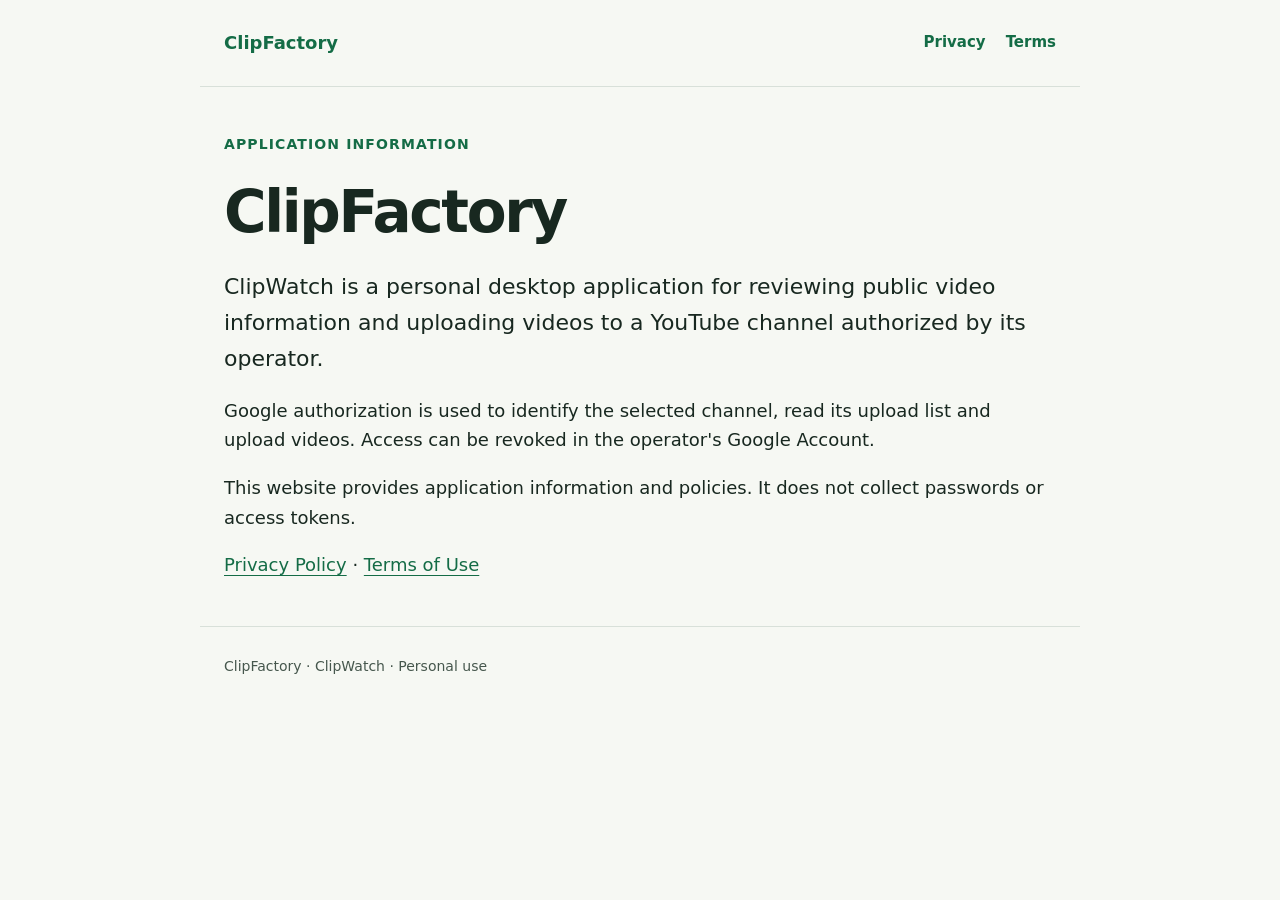
<file: index.html>
<!doctype html><html lang="en"><head><meta charset="utf-8"><meta name="viewport" content="width=device-width,initial-scale=1"><meta name="google-site-verification" content="KOFjyTdrBePNqZR38uAtdG04iriV7iPdP7n_UdOzxOs" /><meta name="description" content="Application information and privacy."><title>ClipFactory — ClipWatch</title><link rel="stylesheet" href="style.css"></head><body><header><a href="index.html">ClipFactory</a><nav aria-label="Main"><a href="privacidade.html">Privacy</a><a href="termos.html">Terms</a></nav></header><main><p class="eyebrow">Application information</p><h1>ClipFactory</h1><p class="intro">ClipWatch is a personal desktop application for reviewing public video information and uploading videos to a YouTube channel authorized by its operator.</p><p>Google authorization is used to identify the selected channel, read its upload list and upload videos. Access can be revoked in the operator's Google Account.</p><p>This website provides application information and policies. It does not collect passwords or access tokens.</p><p><a href="privacidade.html">Privacy Policy</a> · <a href="termos.html">Terms of Use</a></p></main><footer>ClipFactory · ClipWatch · Personal use</footer></body></html>
</file>
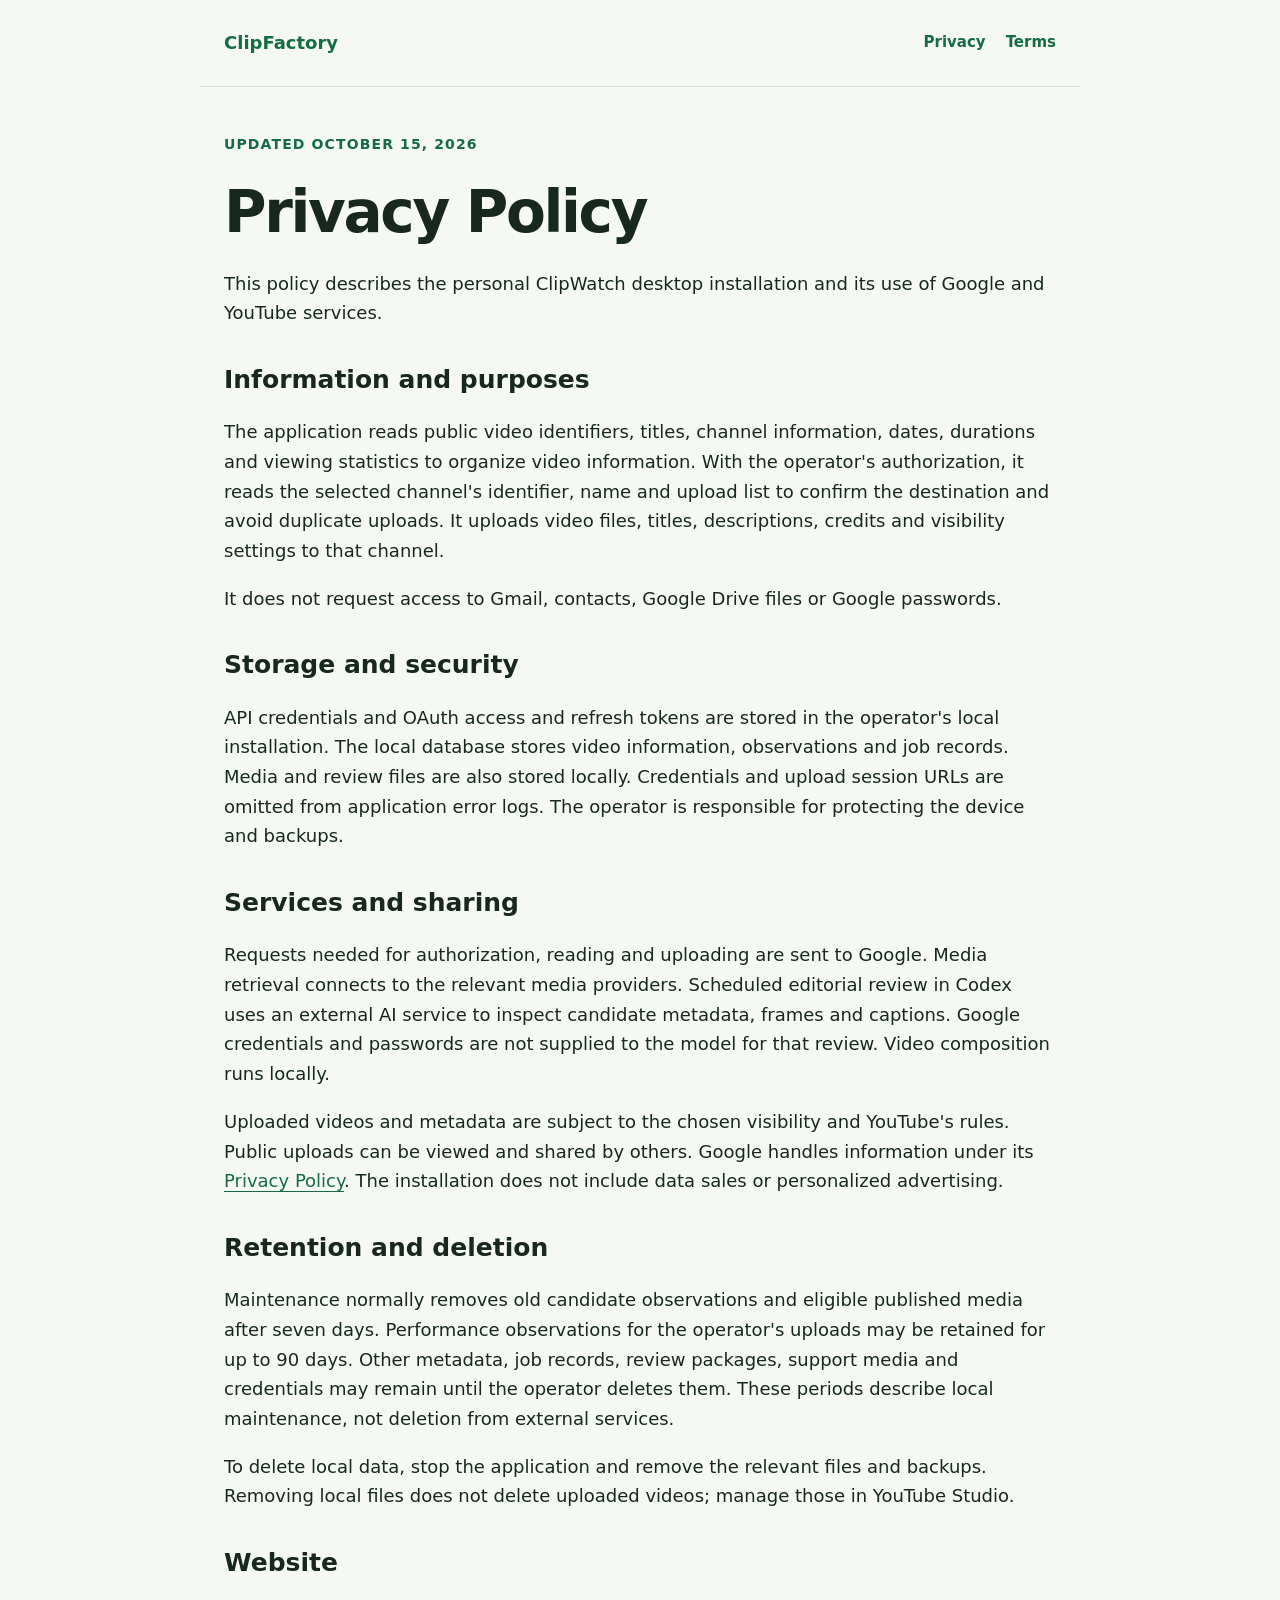
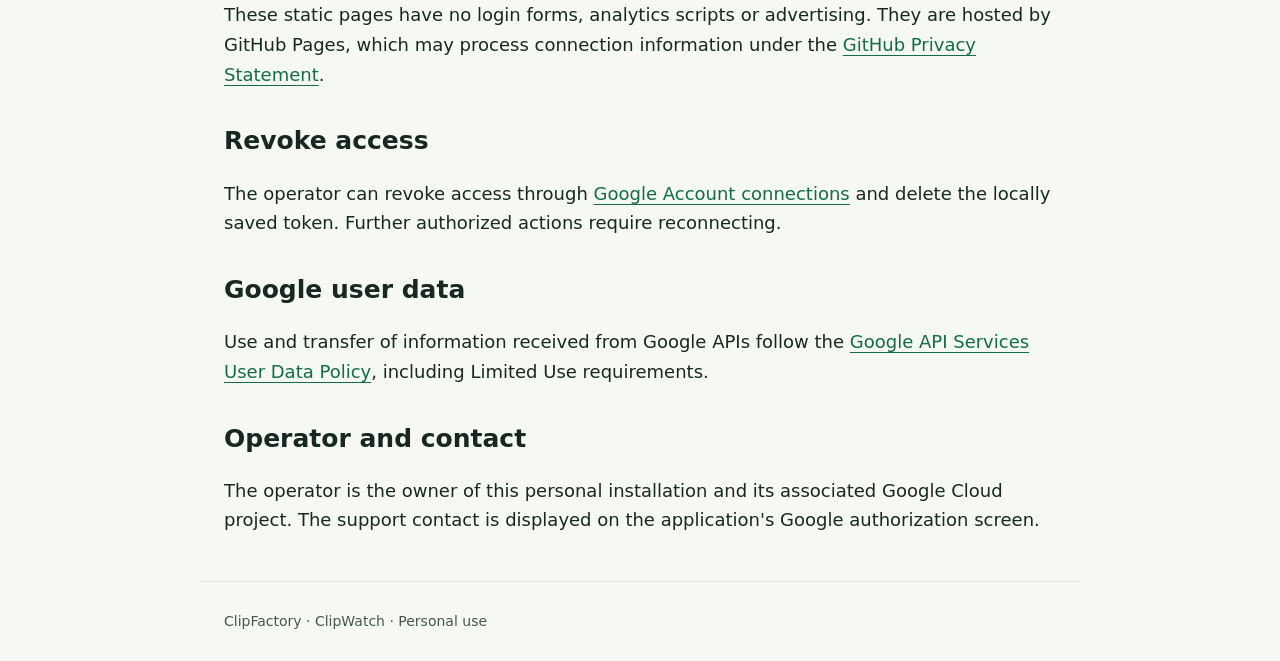
<file: privacidade.html>
<!doctype html><html lang="en"><head><meta charset="utf-8"><meta name="viewport" content="width=device-width,initial-scale=1"><title>Privacy Policy — ClipWatch</title><link rel="stylesheet" href="style.css"></head><body><header><a href="index.html">ClipFactory</a><nav aria-label="Main"><a href="privacidade.html">Privacy</a><a href="termos.html">Terms</a></nav></header><main><p class="eyebrow">Updated October 15, 2026</p><h1>Privacy Policy</h1>
<p>This policy describes the personal ClipWatch desktop installation and its use of Google and YouTube services.</p>
<h2>Information and purposes</h2><p>The application reads public video identifiers, titles, channel information, dates, durations and viewing statistics to organize video information. With the operator's authorization, it reads the selected channel's identifier, name and upload list to confirm the destination and avoid duplicate uploads. It uploads video files, titles, descriptions, credits and visibility settings to that channel.</p><p>It does not request access to Gmail, contacts, Google Drive files or Google passwords.</p>
<h2>Storage and security</h2><p>API credentials and OAuth access and refresh tokens are stored in the operator's local installation. The local database stores video information, observations and job records. Media and review files are also stored locally. Credentials and upload session URLs are omitted from application error logs. The operator is responsible for protecting the device and backups.</p>
<h2>Services and sharing</h2><p>Requests needed for authorization, reading and uploading are sent to Google. Media retrieval connects to the relevant media providers. Scheduled editorial review in Codex uses an external AI service to inspect candidate metadata, frames and captions. Google credentials and passwords are not supplied to the model for that review. Video composition runs locally.</p><p>Uploaded videos and metadata are subject to the chosen visibility and YouTube's rules. Public uploads can be viewed and shared by others. Google handles information under its <a href="https://policies.google.com/privacy">Privacy Policy</a>. The installation does not include data sales or personalized advertising.</p>
<h2>Retention and deletion</h2><p>Maintenance normally removes old candidate observations and eligible published media after seven days. Performance observations for the operator's uploads may be retained for up to 90 days. Other metadata, job records, review packages, support media and credentials may remain until the operator deletes them. These periods describe local maintenance, not deletion from external services.</p><p>To delete local data, stop the application and remove the relevant files and backups. Removing local files does not delete uploaded videos; manage those in YouTube Studio.</p>
<h2>Website</h2><p>These static pages have no login forms, analytics scripts or advertising. They are hosted by GitHub Pages, which may process connection information under the <a href="https://docs.github.com/en/site-policy/privacy-policies/github-general-privacy-statement">GitHub Privacy Statement</a>.</p>
<h2>Revoke access</h2><p>The operator can revoke access through <a href="https://myaccount.google.com/permissions">Google Account connections</a> and delete the locally saved token. Further authorized actions require reconnecting.</p>
<h2>Google user data</h2><p>Use and transfer of information received from Google APIs follow the <a href="https://developers.google.com/terms/api-services-user-data-policy">Google API Services User Data Policy</a>, including Limited Use requirements.</p>
<h2>Operator and contact</h2><p>The operator is the owner of this personal installation and its associated Google Cloud project. The support contact is displayed on the application's Google authorization screen.</p></main><footer>ClipFactory · ClipWatch · Personal use</footer></body></html>
</file>
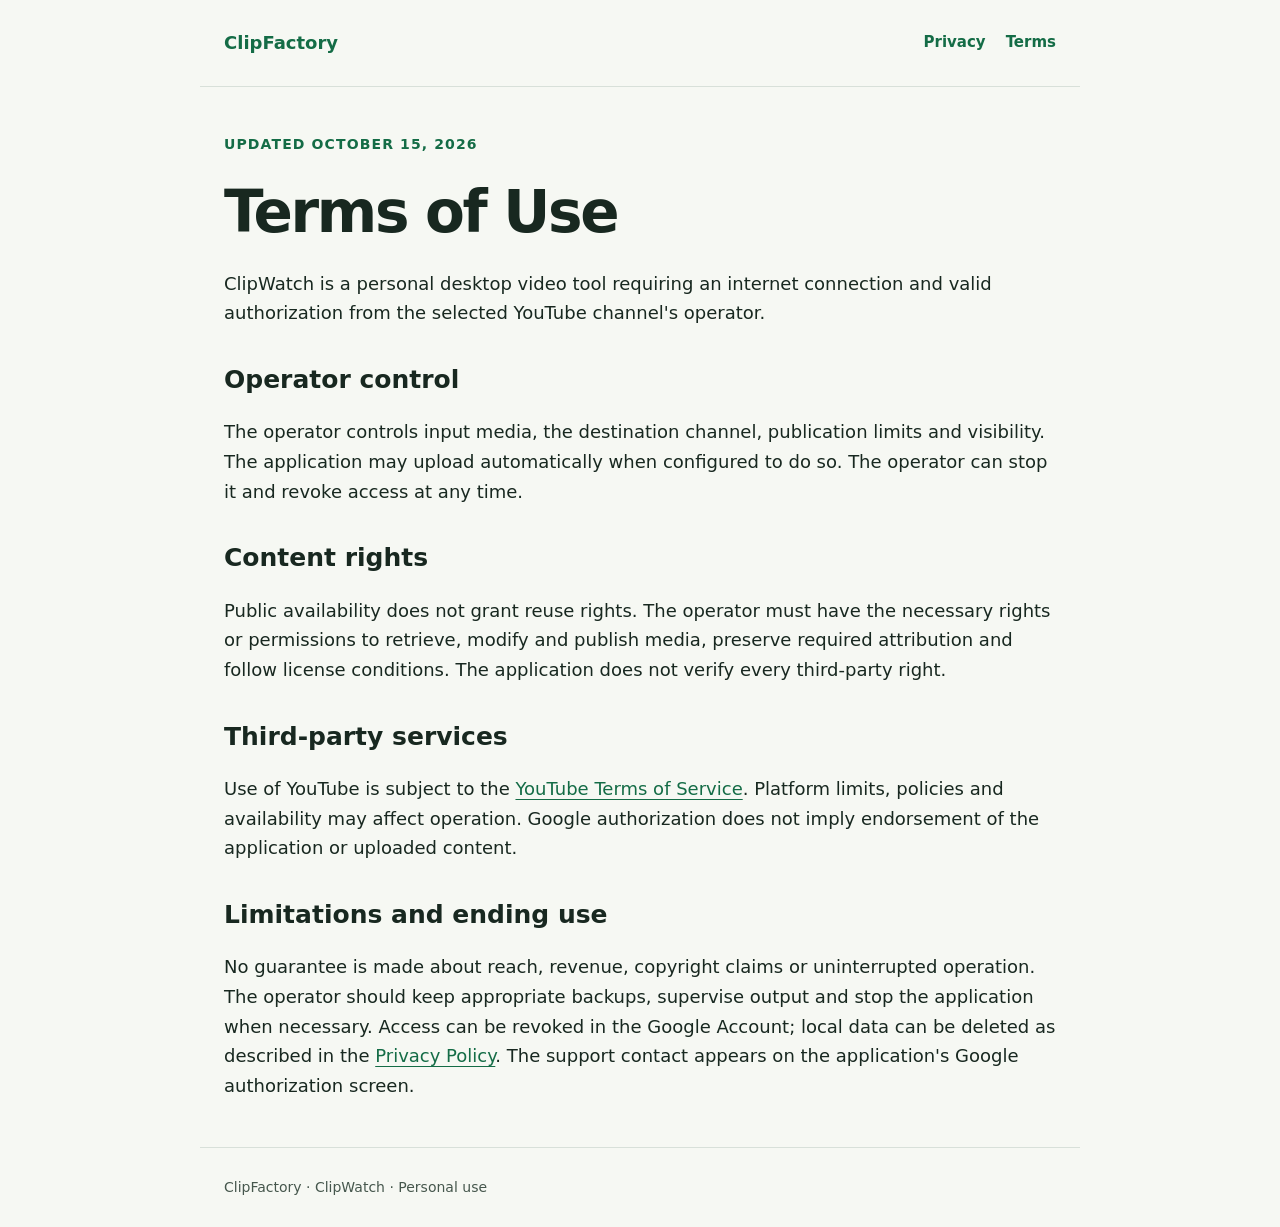
<file: termos.html>
<!doctype html><html lang="en"><head><meta charset="utf-8"><meta name="viewport" content="width=device-width,initial-scale=1"><title>Terms of Use — ClipWatch</title><link rel="stylesheet" href="style.css"></head><body><header><a href="index.html">ClipFactory</a><nav aria-label="Main"><a href="privacidade.html">Privacy</a><a href="termos.html">Terms</a></nav></header><main><p class="eyebrow">Updated October 15, 2026</p><h1>Terms of Use</h1>
<p>ClipWatch is a personal desktop video tool requiring an internet connection and valid authorization from the selected YouTube channel's operator.</p>
<h2>Operator control</h2><p>The operator controls input media, the destination channel, publication limits and visibility. The application may upload automatically when configured to do so. The operator can stop it and revoke access at any time.</p>
<h2>Content rights</h2><p>Public availability does not grant reuse rights. The operator must have the necessary rights or permissions to retrieve, modify and publish media, preserve required attribution and follow license conditions. The application does not verify every third-party right.</p>
<h2>Third-party services</h2><p>Use of YouTube is subject to the <a href="https://www.youtube.com/t/terms">YouTube Terms of Service</a>. Platform limits, policies and availability may affect operation. Google authorization does not imply endorsement of the application or uploaded content.</p>
<h2>Limitations and ending use</h2><p>No guarantee is made about reach, revenue, copyright claims or uninterrupted operation. The operator should keep appropriate backups, supervise output and stop the application when necessary. Access can be revoked in the Google Account; local data can be deleted as described in the <a href="privacidade.html">Privacy Policy</a>. The support contact appears on the application's Google authorization screen.</p></main><footer>ClipFactory · ClipWatch · Personal use</footer></body></html>
</file>
<file: style.css>
:root{color-scheme:light;--ink:#182820;--green:#146c46;--line:#d8e0d9}*{box-sizing:border-box}body{margin:0;background:#f6f8f3;color:var(--ink);font:18px/1.65 system-ui,sans-serif}header,main,footer{max-width:880px;margin:auto;padding:28px 24px}header{display:flex;justify-content:space-between;align-items:center;gap:20px;border-bottom:1px solid var(--line)}header a{font-weight:750;text-decoration:none}nav{display:flex;gap:20px;flex-wrap:wrap;font-size:15px}a{color:var(--green);text-underline-offset:4px}a:focus-visible{outline:3px solid var(--green);outline-offset:5px}h1{font-size:clamp(34px,6vw,58px);line-height:1.12;letter-spacing:-.04em;margin:24px 0}h2{font-size:25px;line-height:1.3;margin-top:36px}p{margin:18px 0}.eyebrow{color:var(--green);font-size:14px;font-weight:750;letter-spacing:.08em;text-transform:uppercase}.intro{font-size:22px}.notice{border-left:4px solid var(--green);padding:12px 22px;background:#eaf0e6}.flow{padding-left:24px}.flow li{margin:18px 0}footer{border-top:1px solid var(--line);font-size:14px;color:#46574d}code{overflow-wrap:anywhere;font-size:.88em}@media(max-width:540px){header{align-items:flex-start;flex-direction:column}nav{gap:14px}body{font-size:17px}}
</file>
